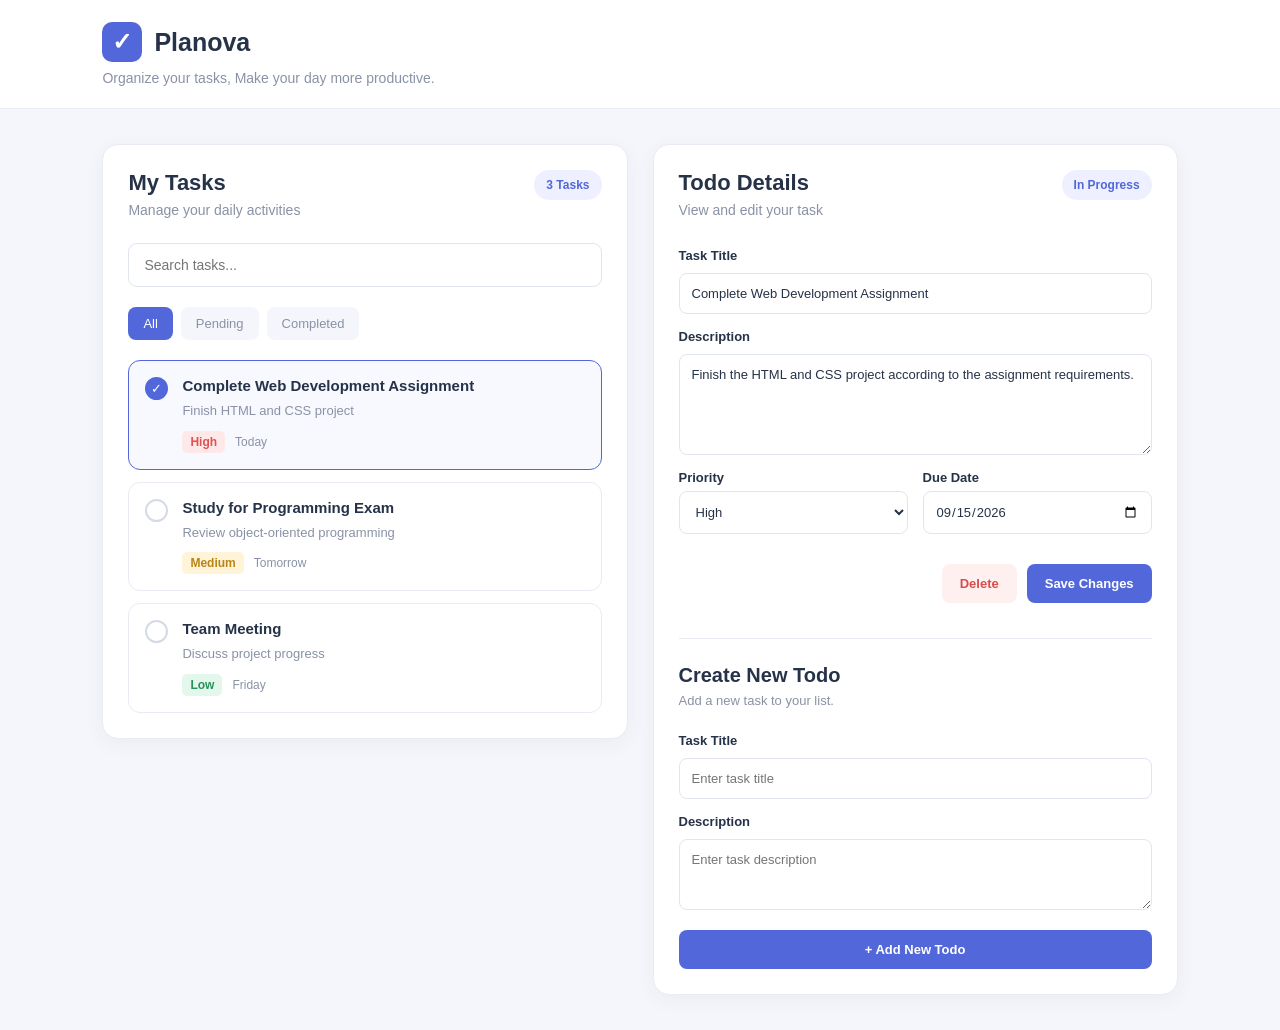
<file: index.html>
<!doctype html>
<html lang="id">

<head>
    <meta charset="UTF-8" />
    <meta name="viewport" content="width=device-width, initial-scale=1.0" />
    <title>Todo List App</title>
    <link rel="stylesheet" href="style.css" />
</head>

<body>
    <header class="header">
        <div class="logo">
            <span>✓</span>
            <h1>Planova</h1>
        </div>
        <p>Organize your tasks, Make your day more productive.</p>
    </header>
    <main class="container">
        <section class="todo-panel">
            <div class="panel-header">
                <div>
                    <h2>My Tasks</h2>
                    <p>Manage your daily activities</p>
                </div>
                <span class="task-count" id="task-count"> 3 Tasks </span>
            </div>
            <div class="search-box">
                <input type="text" id="search-input" placeholder="Search tasks..." />
            </div>
            <div class="filter">
                <button class="active" data-filter="all">All</button>
                <button data-filter="pending">Pending</button>
                <button data-filter="completed">Completed</button>
            </div>
            <div class="todo-list" id="todo-list">
                <article class="todo-item selected" data-status="completed">
                    <div class="todo-check completed-check">✓</div>
                    <div class="todo-info">
                        <h3>Complete Web Development Assignment</h3>

                        <p>Finish HTML and CSS project</p>

                        <div class="todo-meta">
                            <span class="priority high"> High </span>

                            <span> Today </span>
                        </div>
                    </div>
                </article>

                <article class="todo-item" data-status="pending">
                    <div class="todo-check"></div>

                    <div class="todo-info">
                        <h3>Study for Programming Exam</h3>

                        <p>Review object-oriented programming</p>

                        <div class="todo-meta">
                            <span class="priority medium"> Medium </span>

                            <span> Tomorrow </span>
                        </div>
                    </div>
                </article>

                <article class="todo-item" data-status="pending">
                    <div class="todo-check"></div>

                    <div class="todo-info">
                        <h3>Team Meeting</h3>

                        <p>Discuss project progress</p>

                        <div class="todo-meta">
                            <span class="priority low"> Low </span>

                            <span> Friday </span>
                        </div>
                    </div>
                </article>
            </div>
        </section>

        <aside class="detail-panel">
            <div class="panel-header">
                <div>
                    <h2>Todo Details</h2>
                    <p>View and edit your task</p>
                </div>

                <span class="status"> In Progress </span>
            </div>

            <div class="detail-content">
                <label for="task-title"> Task Title </label>

                <input type="text" id="task-title" value="Complete Web Development Assignment" />

                <label for="task-description"> Description </label>

                <textarea id="task-description" rows="5">
Finish the HTML and CSS project according to the assignment requirements.</textarea>

                <div class="form-row">
                    <div class="form-group">
                        <label for="priority"> Priority </label>

                        <select id="priority">
                            <option>High</option>
                            <option>Medium</option>
                            <option>Low</option>
                        </select>
                    </div>

                    <div class="form-group">
                        <label for="date"> Due Date </label>

                        <input type="date" id="date" value="2026-09-15" />
                    </div>
                </div>

                <div class="detail-actions">
                    <button class="delete-btn" id="delete-btn">Delete</button>

                    <button class="save-btn" id="save-btn">Save Changes</button>
                </div>
            </div>

            <div class="new-todo">
                <h2>Create New Todo</h2>

                <p>Add a new task to your list.</p>

                <form id="new-todo-form">
                    <label for="new-title"> Task Title </label>

                    <input type="text" id="new-title" placeholder="Enter task title" required />

                    <label for="new-description"> Description </label>

                    <textarea id="new-description" rows="3" placeholder="Enter task description"></textarea>

                    <button type="submit" class="add-btn">+ Add New Todo</button>
                </form>
            </div>
        </aside>
    </main>

    <script>
    const todoForm = document.getElementById("new-todo-form");
    const todoList = document.getElementById("todo-list");
    const taskCount = document.getElementById("task-count");
    const searchInput = document.getElementById("search-input");
    const filterButtons = document.querySelectorAll(".filter button");
    const taskTitle = document.getElementById("task-title");
    const taskDescription = document.getElementById("task-description");
    const prioritySelect = document.getElementById("priority");
    const dateInput = document.getElementById("date");
    const saveButton = document.getElementById("save-btn");
    const deleteButton = document.getElementById("delete-btn");

    let selectedTodo = document.querySelector(".todo-item.selected");

    function updateTaskCount() {
        const totalTasks = todoList.querySelectorAll(".todo-item").length;
        taskCount.textContent = totalTasks + " Tasks";
    }

    function updateTodoStatus(todo, completed) {
        const check = todo.querySelector(".todo-check");

        todo.setAttribute("data-status", completed ? "completed" : "pending");

        check.classList.toggle("completed-check", completed);
        check.textContent = completed ? "✓" : "";
    }

    function setupTodo(todo) {
        const check = todo.querySelector(".todo-check");

        check.addEventListener("click", function (event) {
            event.stopPropagation();

            const isCompleted = todo.getAttribute("data-status") === "completed";

            updateTodoStatus(todo, !isCompleted);

            applyFilter();
        });

        todo.addEventListener("click", function () {
            document.querySelectorAll(".todo-item").forEach(function (item) {
                item.classList.remove("selected");
            });

            todo.classList.add("selected");
            selectedTodo = todo;

            const title = todo.querySelector("h3").textContent;
            const description = todo.querySelector("p").textContent;
            const priority = todo.querySelector(".priority").textContent;

            taskTitle.value = title.trim();
            taskDescription.value = description.trim();
            prioritySelect.value = priority.trim();
        });
    }

    function applyFilter() {
        const keyword = searchInput.value.toLowerCase();
        const activeButton = document.querySelector(".filter button.active");
        const filter = activeButton.getAttribute("data-filter");

        document.querySelectorAll(".todo-item").forEach(function (todo) {
            const title = todo.querySelector("h3").textContent.toLowerCase();
            const description = todo.querySelector("p").textContent.toLowerCase();
            const status = todo.getAttribute("data-status");

            const matchesSearch =
                title.includes(keyword) ||
                description.includes(keyword);

            const matchesFilter =
                filter === "all" ||
                status === filter;

            todo.style.display =
                matchesSearch && matchesFilter ? "flex" : "none";
        });
    }

    document.querySelectorAll(".todo-item").forEach(function (todo) {
        setupTodo(todo);
    });

    todoForm.addEventListener("submit", function (event) {
        event.preventDefault();

        const title = document.getElementById("new-title").value.trim();
        const description = document.getElementById("new-description").value.trim();

        if (title === "") {
            alert("Task title harus diisi!");
            return;
        }

        const newTodo = document.createElement("article");

        newTodo.classList.add("todo-item");
        newTodo.setAttribute("data-status", "pending");

        newTodo.innerHTML = `
            <div class="todo-check"></div>
            <div class="todo-info">
                <h3>${title}</h3>
                <p>${description || "No description added."}</p>
                <div class="todo-meta">
                    <span class="priority medium">Medium</span>
                    <span>📅 Today</span>
                </div>
            </div>
        `;

        todoList.appendChild(newTodo);

        setupTodo(newTodo);
        updateTaskCount();

        todoForm.reset();

        document.querySelectorAll(".todo-item").forEach(function (item) {
            item.classList.remove("selected");
        });

        newTodo.classList.add("selected");
        selectedTodo = newTodo;

        taskTitle.value = title;
        taskDescription.value = description || "No description added.";
        prioritySelect.value = "Medium";

        alert("Todo berhasil ditambahkan!");
    });

    searchInput.addEventListener("input", function () {
        applyFilter();
    });

    filterButtons.forEach(function (button) {
        button.addEventListener("click", function () {
            filterButtons.forEach(function (btn) {
                btn.classList.remove("active");
            });

            button.classList.add("active");

            applyFilter();
        });
    });

    saveButton.addEventListener("click", function () {
        if (!selectedTodo) {
            alert("Pilih Todo terlebih dahulu!");
            return;
        }

        selectedTodo.querySelector("h3").textContent = taskTitle.value;
        selectedTodo.querySelector("p").textContent = taskDescription.value;

        const priorityElement = selectedTodo.querySelector(".priority");

        priorityElement.textContent = prioritySelect.value;

        priorityElement.classList.remove("high", "medium", "low");

        priorityElement.classList.add(
            prioritySelect.value.toLowerCase()
        );

        alert("Perubahan berhasil disimpan!");

        applyFilter();
    });

    deleteButton.addEventListener("click", function () {
        if (!selectedTodo) {
            alert("Pilih Todo yang ingin dihapus!");
            return;
        }

        const confirmation = confirm(
            "Yakin ingin menghapus Todo ini?"
        );

        if (confirmation) {
            selectedTodo.remove();

            selectedTodo = null;

            updateTaskCount();

            taskTitle.value = "";
            taskDescription.value = "";
            prioritySelect.value = "Medium";

            applyFilter();
        }
    });

    updateTaskCount();
</script>
</body>

</html>
</file>
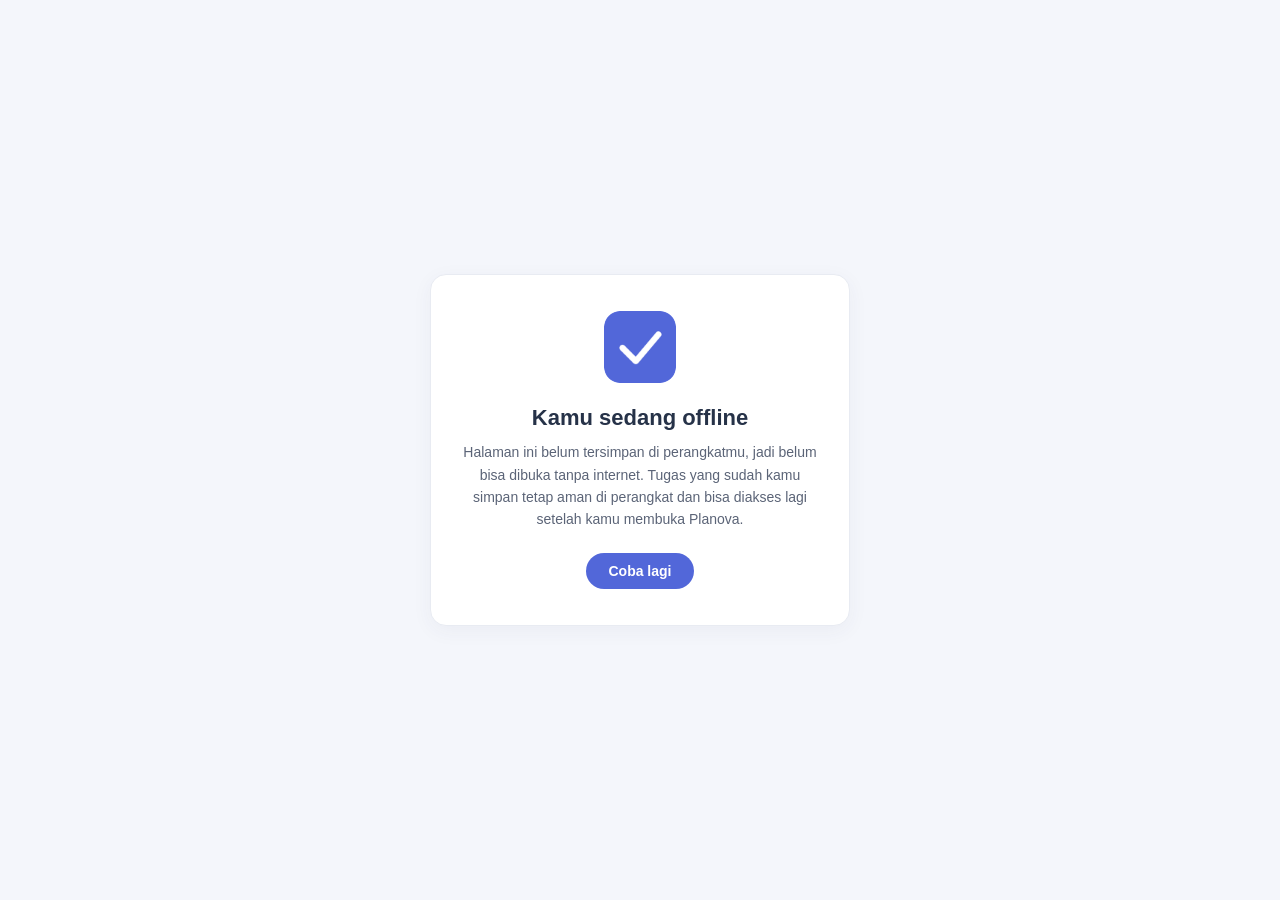
<file: offline.html>
<!doctype html>
<html lang="id">
<head>
    <meta charset="UTF-8" />
    <meta name="viewport" content="width=device-width, initial-scale=1.0" />
    <meta name="theme-color" content="#5267d9" />
    <title>Offline - Planova</title>
    <link rel="icon" type="image/png" href="icons/favicon-32.png" />
    <style>
        * { box-sizing: border-box; margin: 0; padding: 0; }
        body {
            font-family: Arial, Helvetica, sans-serif;
            background: #f4f6fb;
            color: #263248;
            min-height: 100vh;
            display: flex;
            align-items: center;
            justify-content: center;
            padding: 24px;
        }
        main {
            background: #fff;
            border: 1px solid #e8ebf2;
            border-radius: 16px;
            box-shadow: 0 5px 20px rgba(50, 60, 90, 0.05);
            max-width: 420px;
            padding: 36px 28px;
            text-align: center;
        }
        img { width: 72px; height: 72px; border-radius: 16px; margin-bottom: 18px; }
        h1 { font-size: 22px; margin-bottom: 10px; }
        p { color: #5b6477; font-size: 14px; line-height: 1.6; margin-bottom: 22px; }
        button {
            background: #5267d9;
            color: #fff;
            border: 0;
            border-radius: 20px;
            padding: 10px 22px;
            font-size: 14px;
            font-weight: bold;
            cursor: pointer;
        }
        button:hover { background: #3f53c2; }
        button:focus-visible { outline: 3px solid #5267d9; outline-offset: 2px; }
    </style>
</head>
<body>
    <main role="main">
        <img src="icons/icon-192.png" alt="Logo Planova" />
        <h1>Kamu sedang offline</h1>
        <p>Halaman ini belum tersimpan di perangkatmu, jadi belum bisa dibuka tanpa internet.
           Tugas yang sudah kamu simpan tetap aman di perangkat dan bisa diakses lagi
           setelah kamu membuka Planova.</p>
        <button type="button" onclick="location.reload()">Coba lagi</button>
    </main>
</body>
</html>
</file>
<file: style.css>
* {
    margin: 0;
    padding: 0;
    box-sizing: border-box;
}

:root {
    --bg-body: #f4f6fb;
    --bg-surface: #ffffff;
    --text-main: #263248;
    --text-muted: #8992a5;
    --border-ui: #e8ebf2;
    --border-input: #e0e5ef;
    --primary: #5267d9;
    --primary-hover: #3f53c2;
    --item-selected: #f8f9ff;
    --badge-bg: #eef0ff;
    --focus-ring: #5267d9;
    --card-shadow: 0 5px 20px rgba(50, 60, 90, 0.05);
}

[data-theme="dark"] {
    --bg-body: #0f172a;
    --bg-surface: #1e293b;
    --text-main: #f8fafc;
    --text-muted: #94a3b8;
    --border-ui: #334155;
    --border-input: #475569;
    --primary: #6366f1;
    --primary-hover: #4f46e5;
    --item-selected: #2d3748;
    --badge-bg: #312e81;
    --focus-ring: #a5b4fc;
    --card-shadow: 0 5px 20px rgba(0, 0, 0, 0.4);
}

body {
    font-family: Arial, Helvetica, sans-serif;
    background-color: var(--bg-body);
    color: var(--text-main);
    min-height: 100vh;
    transition: background-color 0.2s, color 0.2s;
}

:focus-visible {
    outline: 3px solid var(--focus-ring);
    outline-offset: 2px;
}

.sr-only {
    position: absolute;
    width: 1px;
    height: 1px;
    padding: 0;
    margin: -1px;
    overflow: hidden;
    clip: rect(0, 0, 0, 0);
    border: 0;
}

.header {
    background-color: var(--bg-surface);
    padding: 22px 8%;
    border-bottom: 1px solid var(--border-ui);
}

.header-main {
    display: flex;
    justify-content: space-between;
    align-items: center;
}

.logo {
    display: flex;
    align-items: center;
    gap: 12px;
}

.logo span {
    display: flex;
    align-items: center;
    justify-content: center;
    width: 40px;
    height: 40px;
    background-color: var(--primary);
    color: white;
    border-radius: 10px;
    font-size: 24px;
    font-weight: bold;
}

.logo h1 {
    font-size: 25px;
}

.header p {
    color: var(--text-muted);
    margin-top: 8px;
    font-size: 14px;
}

.theme-toggle {
    display: flex;
    align-items: center;
    gap: 8px;
    background-color: var(--bg-body);
    border: 1px solid var(--border-input);
    color: var(--text-main);
    padding: 8px 14px;
    border-radius: 20px;
    font-size: 13px;
    font-weight: bold;
    cursor: pointer;
    transition: 0.2s;
}

.theme-toggle:hover {
    border-color: var(--primary);
}

.container {
    width: 84%;
    max-width: 1250px;
    margin: 35px auto;
    display: grid;
    grid-template-columns: 1fr 1fr;
    gap: 25px;
    align-items: start;
}

.todo-panel,
.detail-panel {
    background-color: var(--bg-surface);
    border-radius: 16px;
    padding: 25px;
    border: 1px solid var(--border-ui);
    box-shadow: var(--card-shadow);
}

.panel-header {
    display: flex;
    justify-content: space-between;
    align-items: flex-start;
    gap: 15px;
    margin-bottom: 25px;
}

.panel-header h2 {
    font-size: 22px;
    margin-bottom: 6px;
}

.panel-header p {
    color: var(--text-muted);
    font-size: 14px;
}

.task-count,
.status {
    background-color: var(--badge-bg);
    color: var(--primary);
    padding: 8px 12px;
    border-radius: 20px;
    font-size: 12px;
    font-weight: bold;
    white-space: nowrap;
}

.search-box input {
    width: 100%;
    padding: 13px 15px;
    border: 1px solid var(--border-input);
    border-radius: 9px;
    font-size: 14px;
    background-color: var(--bg-surface);
    color: var(--text-main);
    outline: none;
}

.search-box input:focus {
    border-color: var(--primary);
}

.filter {
    display: flex;
    gap: 8px;
    margin: 20px 0;
}

.filter button {
    border: none;
    background-color: var(--bg-body);
    color: var(--text-muted);
    padding: 9px 15px;
    border-radius: 8px;
    cursor: pointer;
    font-size: 13px;
    transition: 0.2s;
}

.filter button:hover {
    background-color: var(--border-ui);
}

.filter button.active {
    background-color: var(--primary);
    color: white;
}

.todo-list {
    display: flex;
    flex-direction: column;
    gap: 12px;
    max-height: 720px;
    overflow-y: auto;
}

.todo-item {
    display: flex;
    gap: 14px;
    padding: 16px;
    border: 1px solid var(--border-ui);
    border-radius: 12px;
    cursor: pointer;
    transition: 0.2s;
    background-color: var(--bg-surface);
}

.todo-item:hover,
.todo-item.selected {
    border-color: var(--primary);
    background-color: var(--item-selected);
}

.todo-check {
    width: 23px;
    height: 23px;
    border: 2px solid #d5dae7;
    border-radius: 50%;
    display: flex;
    align-items: center;
    justify-content: center;
    flex-shrink: 0;
    color: white;
    font-size: 13px;
    background: transparent;
    cursor: pointer;
}

.todo-item.selected .todo-check {
    border-color: var(--primary);
}

.completed-check {
    background-color: var(--primary);
    border-color: var(--primary);
}

.todo-info {
    flex: 1;
    min-width: 0;
}

.todo-info h3 {
    font-size: 15px;
    margin-bottom: 7px;
    overflow-wrap: anywhere;
}

.todo-info h3.completed-text {
    text-decoration: line-through;
    color: var(--text-muted);
}

.todo-info p {
    color: var(--text-muted);
    font-size: 13px;
    line-height: 1.5;
    overflow-wrap: anywhere;
}

.todo-meta {
    display: flex;
    align-items: center;
    gap: 10px;
    margin-top: 10px;
    font-size: 12px;
    color: var(--text-muted);
    flex-wrap: wrap;
}

.todo-thumb {
    width: 44px;
    height: 44px;
    border-radius: 8px;
    object-fit: cover;
    flex-shrink: 0;
    border: 1px solid var(--border-ui);
}

.priority {
    padding: 4px 8px;
    border-radius: 5px;
    font-weight: bold;
}
.priority.high { background-color: #ffe8e8; color: #e05252; }
.priority.medium { background-color: #fff3d8; color: #b98416; }
.priority.low { background-color: #e4f7ed; color: #26935a; }

.detail-content {
    display: flex;
    flex-direction: column;
    gap: 10px;
}

label {
    font-size: 13px;
    font-weight: bold;
    color: var(--text-main);
    margin-top: 5px;
}

input,
textarea,
select {
    width: 100%;
    padding: 12px;
    border: 1px solid var(--border-input);
    border-radius: 8px;
    font-family: inherit;
    font-size: 13px;
    color: var(--text-main);
    background-color: var(--bg-surface);
    outline: none;
}

input:focus,
textarea:focus,
select:focus {
    border-color: var(--primary);
}

textarea {
    resize: vertical;
}

.form-row {
    display: grid;
    grid-template-columns: 1fr 1fr;
    gap: 15px;
}

.form-group {
    display: flex;
    flex-direction: column;
    gap: 6px;
}

button {
    font-family: inherit;
}

.detail-actions {
    display: flex;
    justify-content: flex-end;
    gap: 10px;
    margin-top: 20px;
}

.delete-btn,
.save-btn,
.add-btn {
    padding: 12px 18px;
    border-radius: 8px;
    border: none;
    cursor: pointer;
    font-size: 13px;
    font-weight: bold;
    transition: 0.2s;
}

.delete-btn {
    background-color: #fff0f0;
    color: #d94b4b;
}

.delete-btn:hover {
    background-color: #ffe0e0;
}

.save-btn,
.add-btn {
    background-color: var(--primary);
    color: white;
}

.save-btn:hover,
.add-btn:hover {
    background-color: var(--primary-hover);
}

.new-todo {
    margin-top: 35px;
    padding-top: 25px;
    border-top: 1px solid var(--border-ui);
}

.new-todo h2 {
    font-size: 20px;
    margin-bottom: 6px;
}

.new-todo p {
    color: var(--text-muted);
    font-size: 13px;
    margin-bottom: 20px;
}

.new-todo form {
    display: flex;
    flex-direction: column;
    gap: 10px;
}

.add-btn {
    margin-top: 10px;
    width: 100%;
}

/* Media Capture API Styling */
.media-fieldset {
    border: 1px dashed var(--border-ui);
    padding: 12px;
    border-radius: 8px;
    margin-top: 8px;
}

.media-fieldset legend {
    font-size: 12px;
    font-weight: bold;
    padding: 0 6px;
}

.camera-actions {
    display: flex;
    gap: 8px;
    margin-bottom: 8px;
    flex-wrap: wrap;
}

.cam-btn {
    padding: 6px 12px;
    font-size: 12px;
    border-radius: 6px;
    border: 1px solid var(--border-input);
    background-color: var(--bg-body);
    color: var(--text-main);
    cursor: pointer;
}

.cam-btn.highlight {
    background-color: var(--primary);
    color: #fff;
    border-color: var(--primary);
}

.cam-btn.danger {
    background-color: #ef4444;
    color: #fff;
    border-color: #ef4444;
}

.camera-viewport video,
.camera-viewport img,
.preview-wrap img {
    width: 100%;
    max-height: 200px;
    object-fit: cover;
    border-radius: 8px;
    border: 1px solid var(--border-ui);
    margin-top: 6px;
}

.placeholder-text {
    font-size: 12px;
    color: var(--text-muted);
    font-style: italic;
    display: block;
    margin-top: 6px;
}

.sub-label {
    font-size: 12px;
    margin-top: 8px;
    display: block;
    color: var(--text-muted);
}

@media (max-width: 900px) {
    .container {
        width: 90%;
        grid-template-columns: 1fr;
    }
}

@media (max-width: 600px) {
    .header { padding: 20px; }
    .header-main { flex-direction: column; align-items: flex-start; gap: 12px; }
    .container { width: 94%; margin: 20px auto; gap: 18px; }
    .todo-panel, .detail-panel { padding: 18px; border-radius: 12px; }
    .panel-header { flex-direction: column; gap: 12px; }
    .filter { flex-wrap: wrap; }
    .form-row { grid-template-columns: 1fr; }
    .detail-actions { flex-direction: column; }
    .delete-btn, .save-btn { width: 100%; }
}

.header-actions {
    display: flex;
    align-items: center;
    gap: 10px;
    flex-wrap: wrap;
}

.install-btn {
    display: flex;
    align-items: center;
    gap: 8px;
    background-color: var(--primary);
    border: 1px solid var(--primary);
    color: #ffffff;
    padding: 8px 14px;
    border-radius: 20px;
    font-size: 13px;
    font-weight: bold;
    cursor: pointer;
    transition: 0.2s;
}

.install-btn:hover {
    background-color: var(--primary-hover);
    border-color: var(--primary-hover);
}

.install-btn[hidden],
.network-status[hidden] {
    display: none;
}

.network-status {
    background-color: #fef3c7;
    color: #92400e;
    border: 1px solid #fcd34d;
    padding: 6px 12px;
    border-radius: 20px;
    font-size: 12px;
    font-weight: bold;
}

[data-theme="dark"] .network-status {
    background-color: #78350f;
    color: #fef3c7;
    border-color: #b45309;
}

@media (max-width: 768px) {
    .header-actions { width: 100%; }
}
</file>
